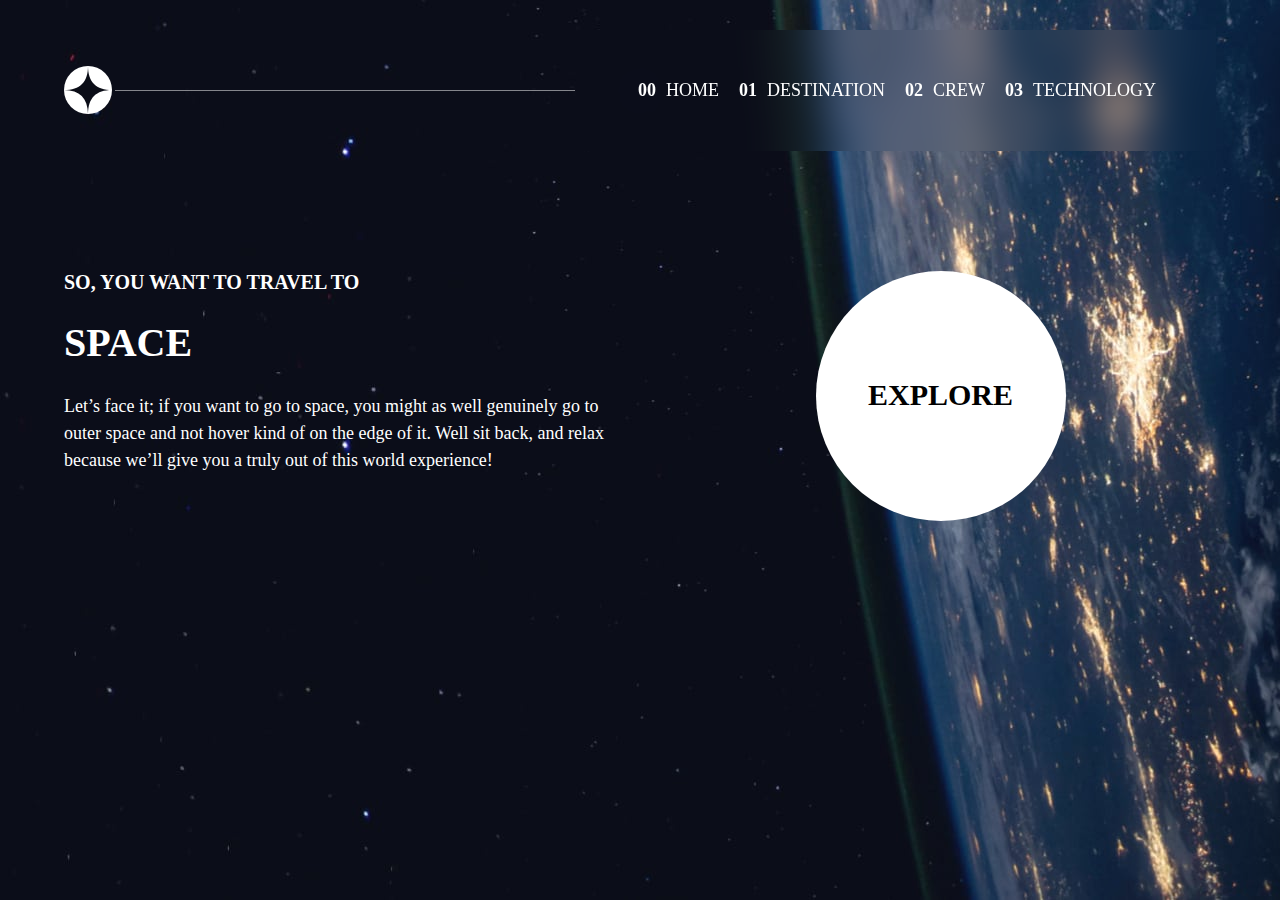
<file: index.html>
<!DOCTYPE html>
<html lang="en">
  <head>
    <meta charset="UTF-8" />
    <meta http-equiv="X-UA-Compatible" content="IE=edge" />
    <meta name="viewport" content="width=device-width, initial-scale=1.0" />
    <title>Home</title>
    <link rel="stylesheet" href="./styles/normalize.css" />
    <link rel="stylesheet" href="./styles/styles.css" />
    <script defer src="./main.js"></script>
  </head>
  <body class="home">
    <!-- NAVIGATION BAR -->
    <nav class="nav container">
      <img src="./images/shared/logo.svg" alt="" class="logo" />
      <img
        src="./images/shared/icon-hamburger.svg"
        alt=""
        class="nav_toggler"
      />
      <div class="line"></div>

      <ul class="nav_list">
        <li>
          <a href="./index.html"><span>00</span>home</a>
        </li>

        <li>
          <a href="./destination.html"><span>01</span>destination</a>
        </li>

        <li>
          <a href="./crew.html"><span>02</span>crew</a>
        </li>

        <li>
          <a href="./technology.html"><span>03</span>technology</a>
        </li>
      </ul>
    </nav>

    <!-- NAV MODAL -->
    <div class="modal">
      <img class="close-modal" src="./images/shared/icon-close.svg" alt="" />

      <ul class="modal_list">
        <li>
          <a href="./index.html"><span>00</span>home</a>
        </li>

        <li>
          <a href="./destination.html"><span>01</span>destination</a>
        </li>

        <li>
          <a href="./crew.html"><span>02</span>crew</a>
        </li>

        <li>
          <a href="./technology.html"><span>03</span>technology</a>
        </li>
      </ul>
    </div>

    <div class="home_content container">
      <div class="space">
        <h3>so, you want to travel to</h3>
        <h1>space</h1>
        <p>
          Let’s face it; if you want to go to space, you might as well genuinely
          go to outer space and not hover kind of on the edge of it. Well sit
          back, and relax because we’ll give you a truly out of this world
          experience!
        </p>
      </div>

      <div class="circle">
        <h2>explore</h2>
      </div>
    </div>
  </body>
</html>
</file>
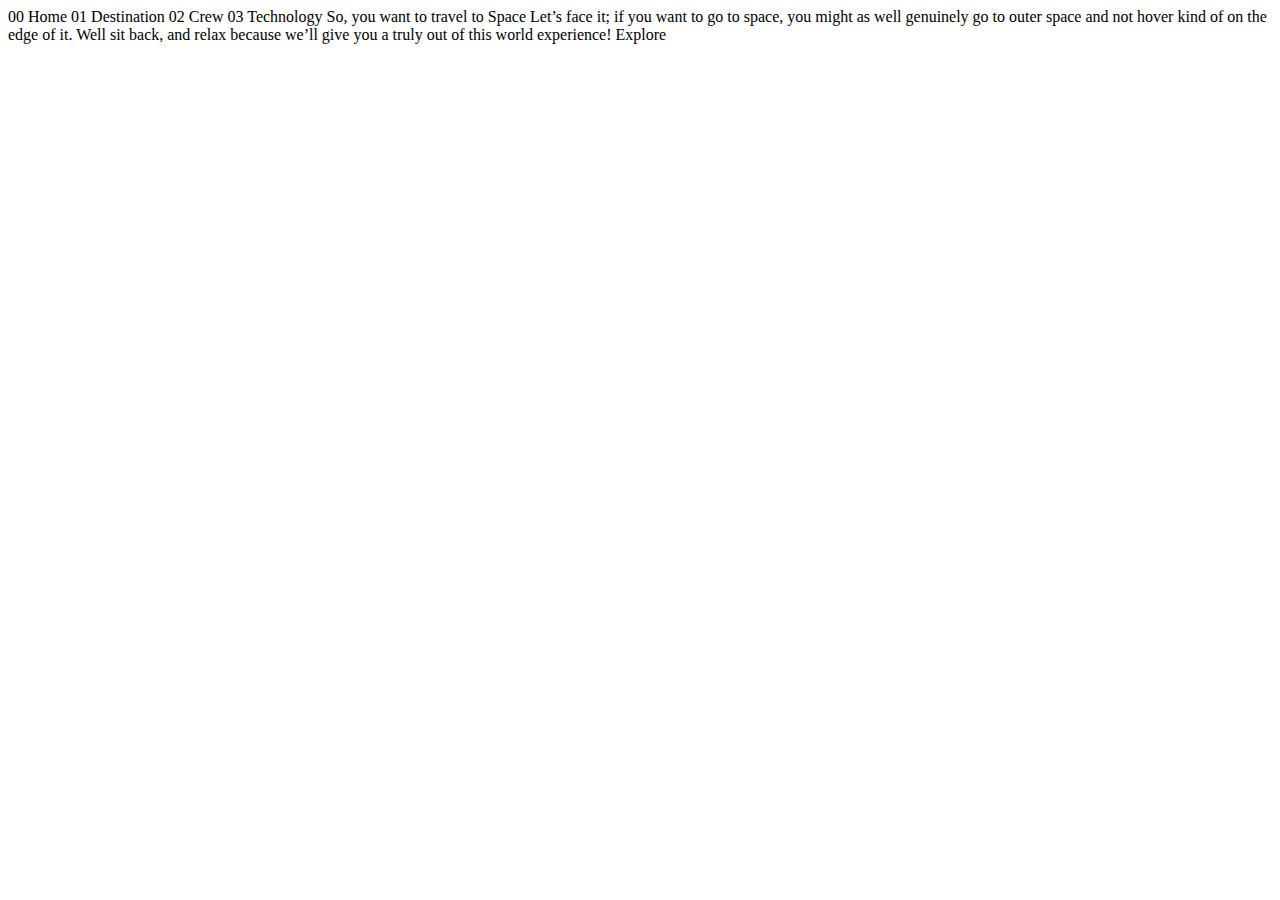
<file: space-tourism-website-main/starter-code/index.html>
<!DOCTYPE html>
<html lang="en">
<head>
  <meta charset="UTF-8">
  <meta name="viewport" content="width=device-width, initial-scale=1.0">

  <link rel="icon" type="image/png" sizes="32x32" href="./assets/favicon-32x32.png">
  
  <title>Frontend Mentor | Space tourism website</title>
</head>
<body>

  00 Home
  01 Destination
  02 Crew
  03 Technology

  So, you want to travel to
  Space
  Let’s face it; if you want to go to space, you might as well genuinely go to 
  outer space and not hover kind of on the edge of it. Well sit back, and relax 
  because we’ll give you a truly out of this world experience!

  Explore

</body>
</html>
</file>
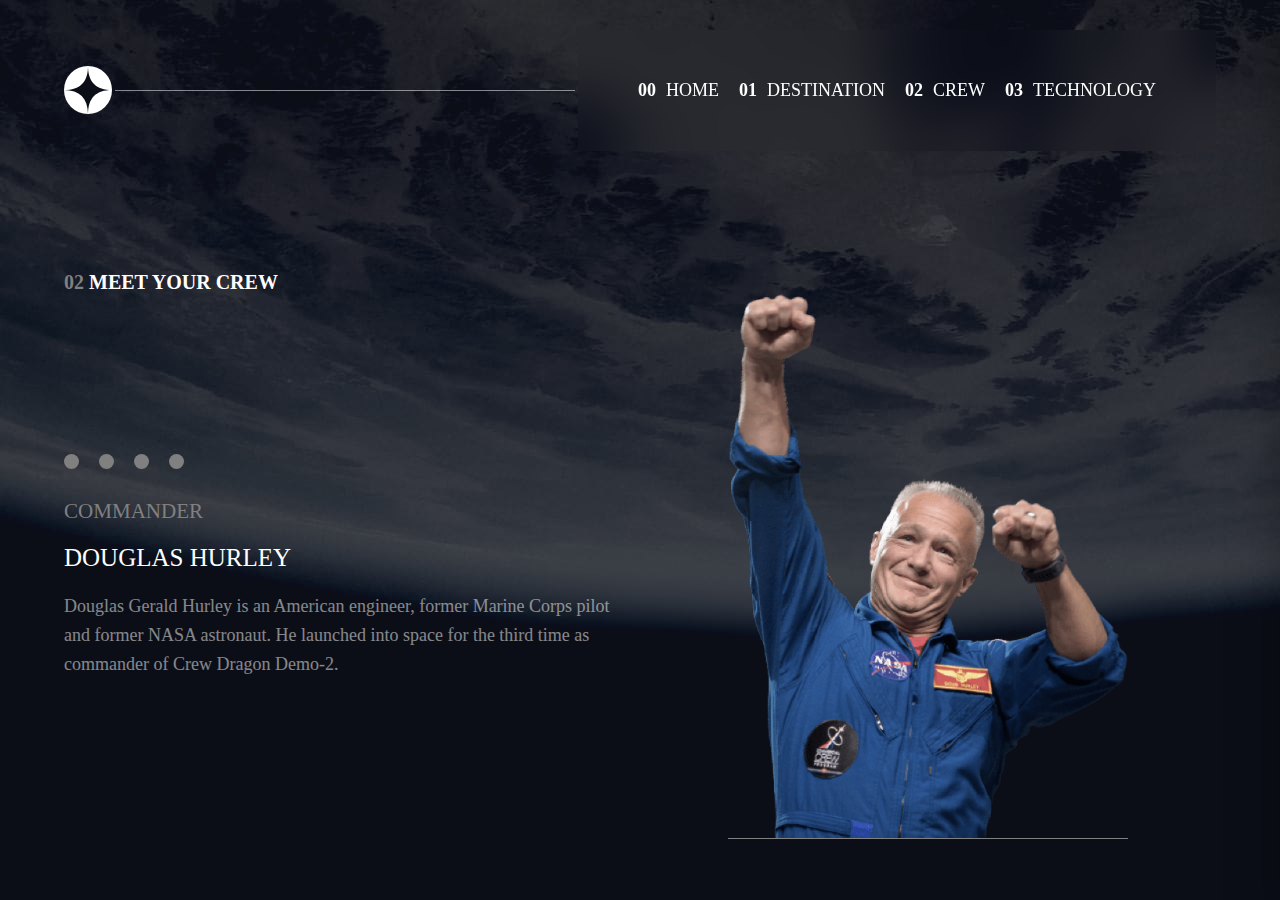
<file: crew.html>
<!DOCTYPE html>
<html lang="en">
  <head>
    <meta charset="UTF-8" />
    <meta http-equiv="X-UA-Compatible" content="IE=edge" />
    <meta name="viewport" content="width=device-width, initial-scale=1.0" />
    <title>Crew</title>
    <link rel="stylesheet" href="./styles/normalize.css" />
    <link rel="stylesheet" href="./styles/styles.css" />
    <script defer src="./main.js"></script>
  </head>
  <body class="crew">
    <!-- NAVIGATION BAR -->
    <nav class="nav container">
      <img src="./images/shared/logo.svg" alt="" class="logo" />
      <img
        src="./images/shared/icon-hamburger.svg"
        alt=""
        class="nav_toggler"
      />
      <div class="line"></div>

      <ul class="nav_list">
        <li>
          <a href="./index.html"><span>00</span>home</a>
        </li>

        <li>
          <a href="./destination.html"><span>01</span>destination</a>
        </li>

        <li>
          <a href="./crew.html"><span>02</span>crew</a>
        </li>

        <li>
          <a href="./technology.html"><span>03</span>technology</a>
        </li>
      </ul>
    </nav>

    <!-- NAV MODAL -->
    <div class="modal">
      <img class="close-modal" src="./images/shared/icon-close.svg" alt="" />

      <ul class="modal_list">
        <li>
          <a href="./index.html"><span>00</span>home</a>
        </li>

        <li>
          <a href="./destination.html"><span>01</span>destination</a>
        </li>

        <li>
          <a href="./crew.html"><span>02</span>crew</a>
        </li>

        <li>
          <a href="./technology.html"><span>03</span>technology</a>
        </li>
      </ul>
    </div>

    <!-- CREW CONTENT -->
    <div class="crew_contents container">
      <h3 class="crew_heading"><span>02 </span>meet your crew</h3>

      <div class="crew_grid">
        <img
          class="crew_img"
          src="./images/crew/image-douglas-hurley.png"
          alt=""
        />

        <div class="crew_content">
          <div class="dots">
            <div data-indicator="0" class="dot"></div>
            <div data-indicator="1" class="dot"></div>
            <div data-indicator="2" class="dot"></div>
            <div data-indicator="3" class="dot"></div>
          </div>

          <div>
            <h3 class="crew_role">commander</h3>
            <h2 class="crew_name">douglas hurley</h2>
            <p class="crew_text">
              Douglas Gerald Hurley is an American engineer, former Marine Corps
              pilot and former NASA astronaut. He launched into space for the
              third time as commander of Crew Dragon Demo-2.
            </p>
          </div>
        </div>
      </div>
    </div>
  </body>
</html>
</file>
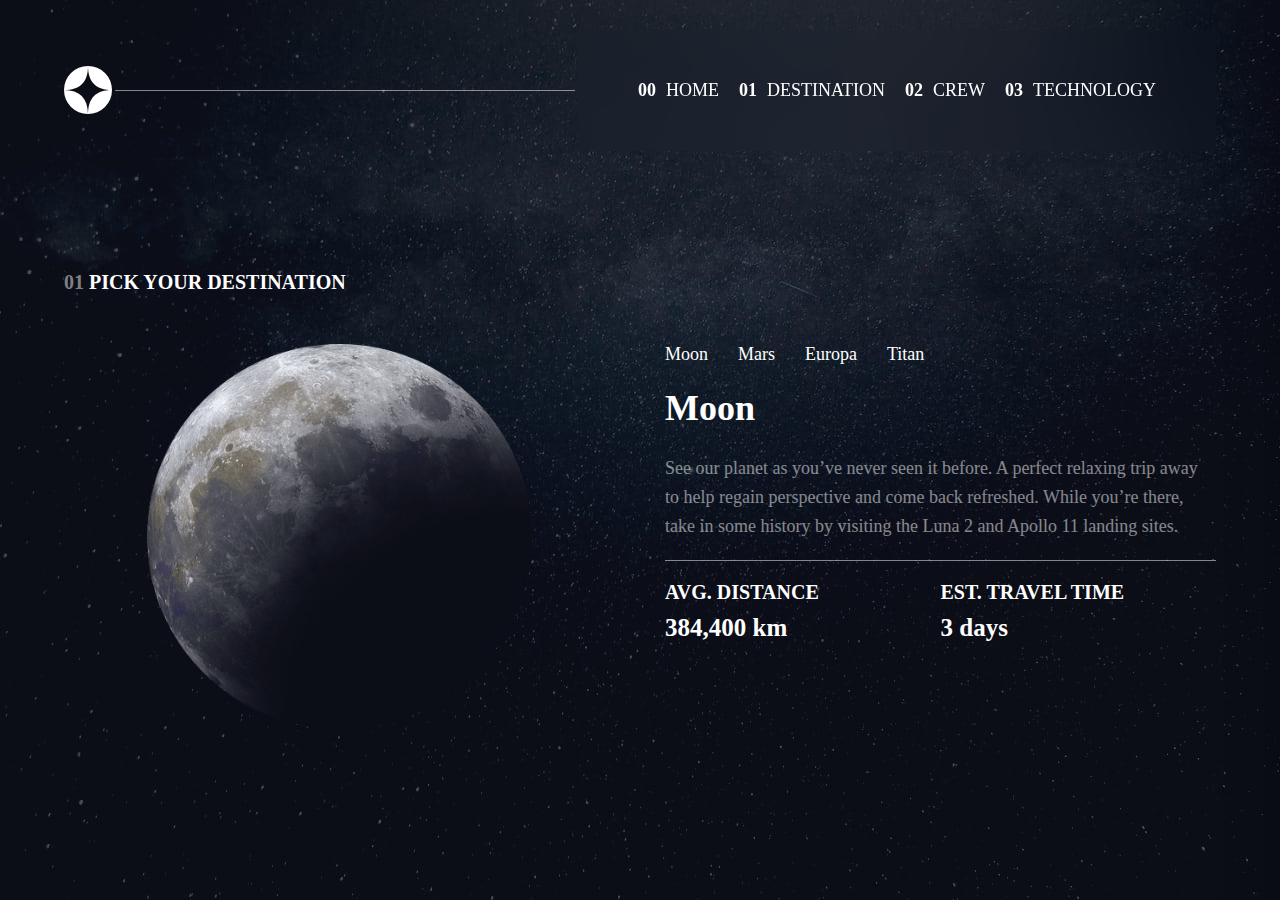
<file: destination.html>
<!DOCTYPE html>
<html lang="en">
  <head>
    <meta charset="UTF-8" />
    <meta http-equiv="X-UA-Compatible" content="IE=edge" />
    <meta name="viewport" content="width=device-width, initial-scale=1.0" />
    <title>Destination</title>
    <link rel="stylesheet" href="./styles/normalize.css" />
    <link rel="stylesheet" href="./styles/styles.css" />
    <script defer src="./main.js"></script>
  </head>
  <body class="destination">
    <!-- NAVIGATION BAR -->
    <nav class="nav container">
      <img src="./images/shared/logo.svg" alt="" class="logo" />
      <img
        src="./images/shared/icon-hamburger.svg"
        alt=""
        class="nav_toggler"
      />
      <div class="line"></div>
      <ul class="nav_list">
        <li>
          <a href="./index.html" class="link"><span>00</span>home</a>
        </li>

        <li>
          <a href="./destination.html" class="link"
            ><span>01</span>destination</a
          >
        </li>

        <li>
          <a href="./crew.html" class="link"><span>02</span>crew</a>
        </li>

        <li>
          <a href="./technology.html" class="link"><span>03</span>technology</a>
        </li>
      </ul>
    </nav>

    <!-- NAV MODAL -->
    <div class="modal">
      <img class="close-modal" src="./images/shared/icon-close.svg" alt="" />

      <ul class="modal_list">
        <li>
          <a href="./index.html"><span>00</span>home</a>
        </li>

        <li>
          <a href="./destination.html"><span>01</span>destination</a>
        </li>

        <li>
          <a href="./crew.html"><span>02</span>crew</a>
        </li>

        <li>
          <a href="./technology.html"><span>03</span>technology</a>
        </li>
      </ul>
    </div>

    <!-- DESTINATION CONTENT -->
    <div class="dest_content container">
      <h3><span>01 </span>pick your destination</h3>

      <div class="dest_grid">
        <img
          src="./images/destination/image-moon.png"
          alt=""
          class="planet_img"
        />

        <div class="planet_info">
          <ul class="dest_list">
            <li>Moon</li>
            <li>Mars</li>
            <li>Europa</li>
            <li>Titan</li>
          </ul>

          <h1 class="planet_name">Moon</h1>

          <p class="planet_text">
            See our planet as you’ve never seen it before. A perfect relaxing
            trip away to help regain perspective and come back refreshed. While
            you’re there, take in some history by visiting the Luna 2 and Apollo
            11 landing sites.
          </p>

          <div class="dest_div">
            <span class="dest_span">
              <h3>avg. distance</h3>
              <h2 class="avg_distance">384,400 km</h2>
            </span>

            <span class="dest_span">
              <h3>est. travel time</h3>
              <h2 class="est_time">3 days</h2>
            </span>
          </div>
        </div>
      </div>
    </div>
  </body>
</html>
</file>
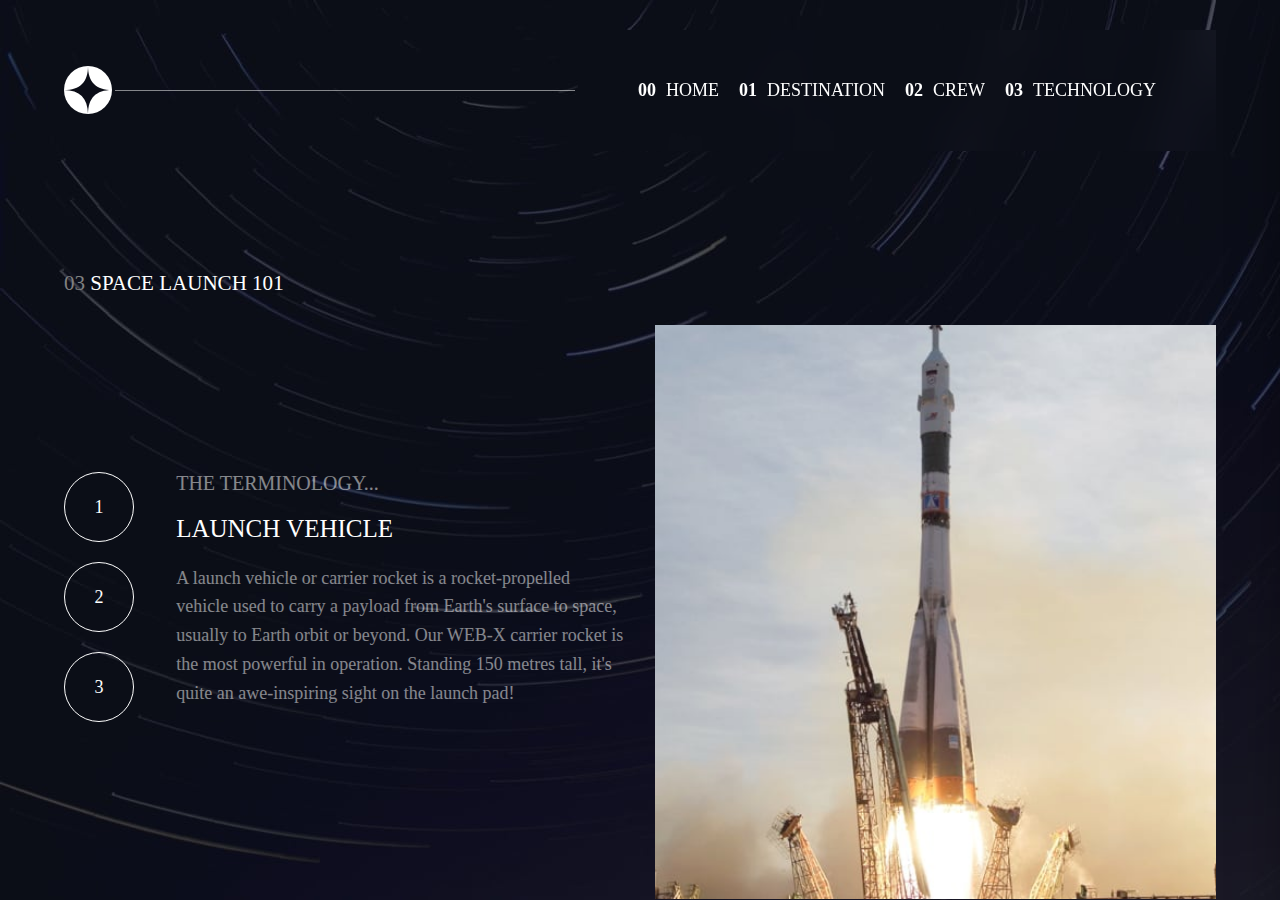
<file: technology.html>
<!DOCTYPE html>
<html lang="en">
  <head>
    <meta charset="UTF-8" />
    <meta http-equiv="X-UA-Compatible" content="IE=edge" />
    <meta name="viewport" content="width=device-width, initial-scale=1.0" />
    <title>Technology</title>
    <link rel="stylesheet" href="./styles/normalize.css" />
    <link rel="stylesheet" href="./styles/styles.css" />
    <script defer src="./main.js"></script>
  </head>
  <body class="tech">
    <!-- NAVIGATION BAR -->
    <nav class="nav container">
      <img src="./images/shared/logo.svg" alt="" class="logo" />
      <img
        src="./images/shared/icon-hamburger.svg"
        alt=""
        class="nav_toggler"
      />
      <div class="line"></div>

      <ul class="nav_list">
        <li>
          <a href="./index.html"><span>00</span>home</a>
        </li>

        <li>
          <a href="./destination.html"><span>01</span>destination</a>
        </li>

        <li>
          <a href="./crew.html"><span>02</span>crew</a>
        </li>

        <li>
          <a href="./technology.html"><span>03</span>technology</a>
        </li>
      </ul>
    </nav>

    <!-- NAV MODAL -->
    <div class="modal">
      <img class="close-modal" src="./images/shared/icon-close.svg" alt="" />

      <ul class="modal_list">
        <li>
          <a href="./index.html"><span>00</span>home</a>
        </li>

        <li>
          <a href="./destination.html"><span>01</span>destination</a>
        </li>

        <li>
          <a href="./crew.html"><span>02</span>crew</a>
        </li>

        <li>
          <a href="./technology.html"><span>03</span>technology</a>
        </li>
      </ul>
    </div>

    <!-- TECNOLOGY CONTENT -->
    <div class="tech_contents container">
      <h3 class="tech_heading"><span>03 </span>space launch 101</h3>

      <div class="tech_grid">
        <img
          src="./images/technology/image-launch-vehicle-landscape.jpg"
          alt=""
          class="tech_img"
        />

        <img
          src="./images/technology/image-launch-vehicle-portrait.jpg"
          alt=""
          class="tech_img-portrait"
        />

        <div class="tech_content">
          <div class="tech_dots">
            <span>1</span>
            <span>2</span>
            <span>3</span>
          </div>

          <div class="texts">
            <h3>the terminology...</h3>
            <h2 class="tech_name">launch vehicle</h2>
            <p class="tech_text">
              A launch vehicle or carrier rocket is a rocket-propelled vehicle
              used to carry a payload from Earth's surface to space, usually to
              Earth orbit or beyond. Our WEB-X carrier rocket is the most
              powerful in operation. Standing 150 metres tall, it's quite an
              awe-inspiring sight on the launch pad!
            </p>
          </div>
        </div>
      </div>
    </div>
  </body>
</html>
</file>
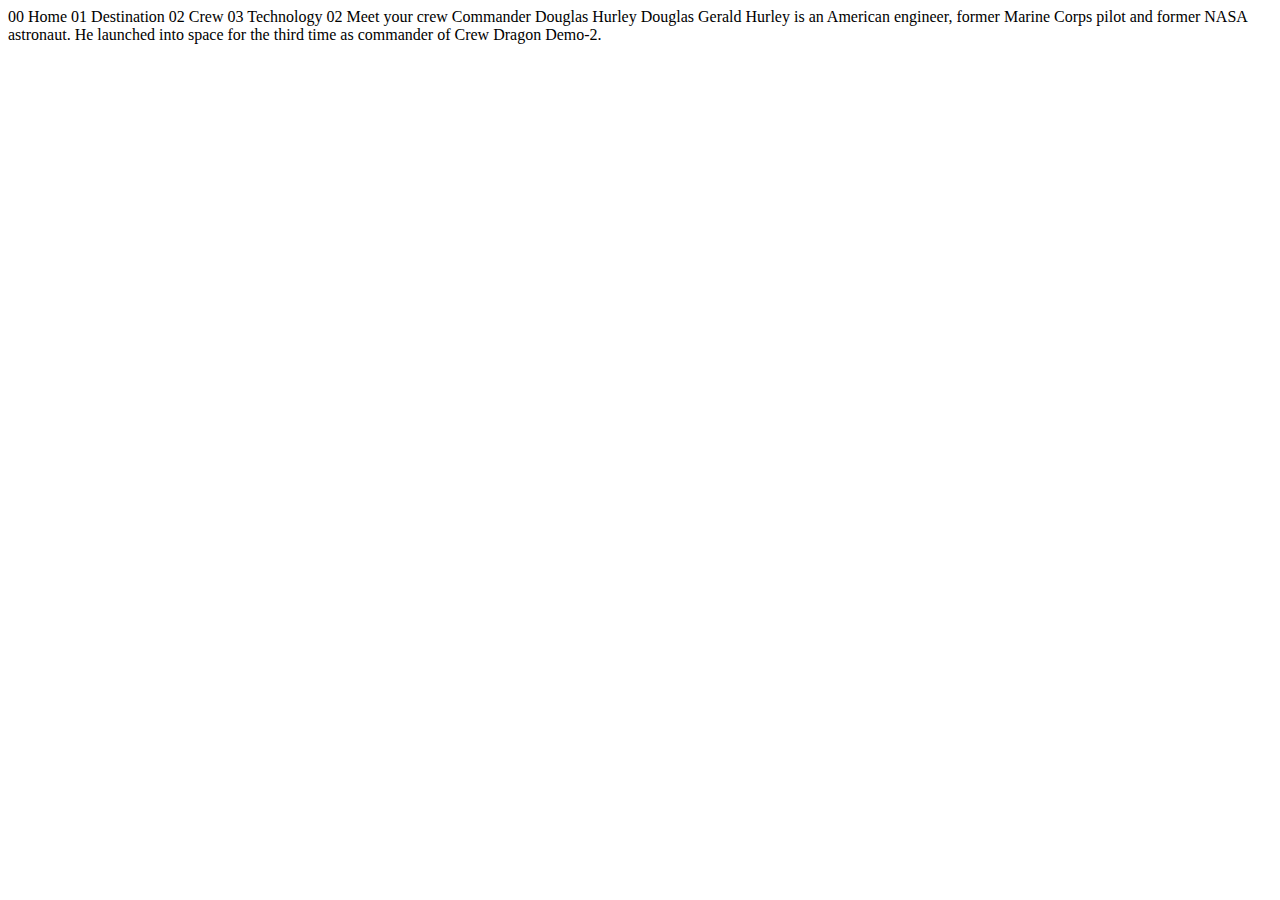
<file: space-tourism-website-main/starter-code/crew-commander.html>
<!DOCTYPE html>
<html lang="en">
<head>
  <meta charset="UTF-8">
  <meta name="viewport" content="width=device-width, initial-scale=1.0">

  <link rel="icon" type="image/png" sizes="32x32" href="./assets/favicon-32x32.png">
  
  <title>Frontend Mentor | Space tourism website</title>
</head>
<body>

  00 Home
  01 Destination
  02 Crew
  03 Technology

  02 Meet your crew

  Commander
  Douglas Hurley

  Douglas Gerald Hurley is an American engineer, former Marine Corps pilot 
  and former NASA astronaut. He launched into space for the third time as 
  commander of Crew Dragon Demo-2.
</body>
</html>
</file>
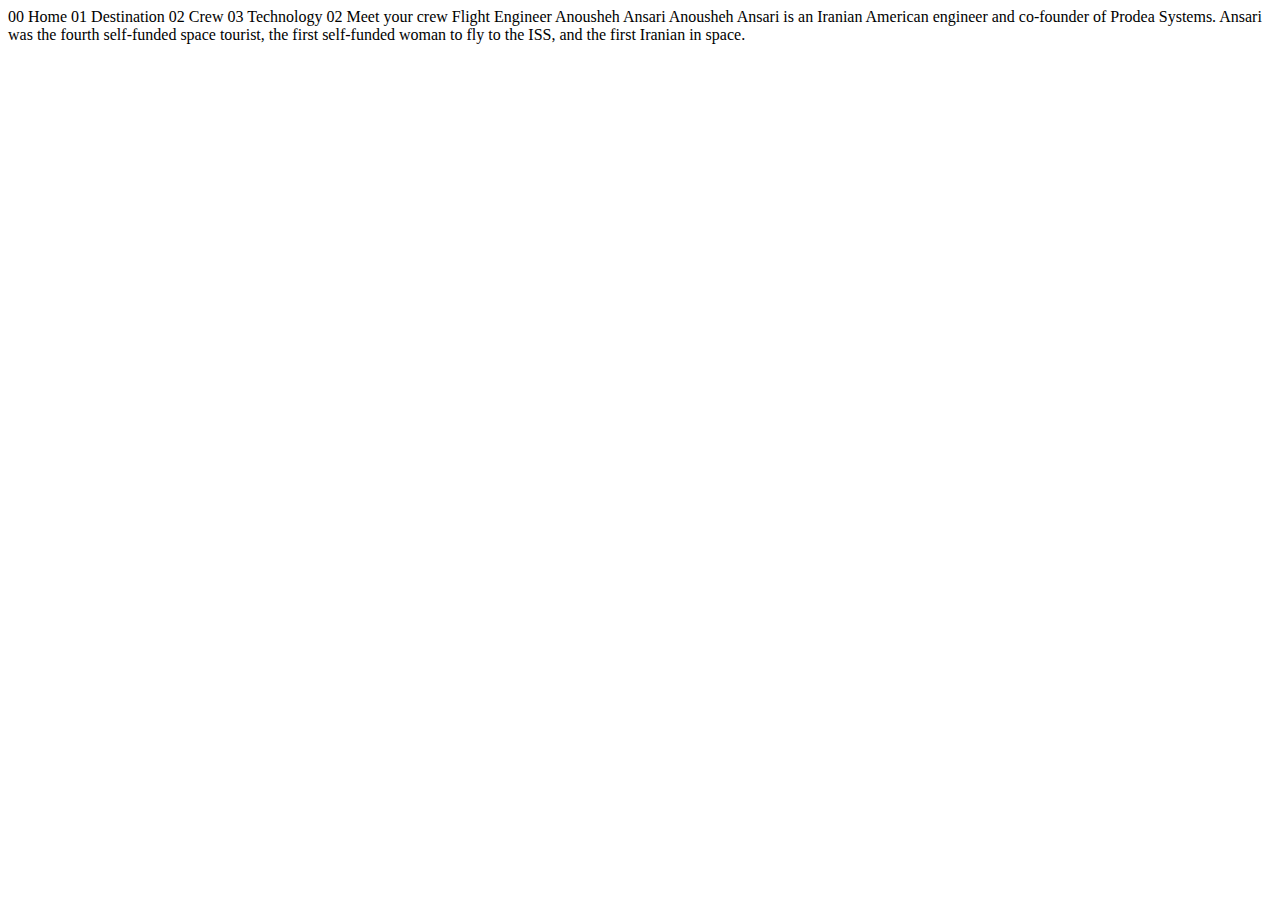
<file: space-tourism-website-main/starter-code/crew-engineer.html>
<!DOCTYPE html>
<html lang="en">
<head>
  <meta charset="UTF-8">
  <meta name="viewport" content="width=device-width, initial-scale=1.0">

  <link rel="icon" type="image/png" sizes="32x32" href="./assets/favicon-32x32.png">
  
  <title>Frontend Mentor | Space tourism website</title>
</head>
<body>

  00 Home
  01 Destination
  02 Crew
  03 Technology

  02 Meet your crew

  Flight Engineer
  Anousheh Ansari

  Anousheh Ansari is an Iranian American engineer and co-founder of Prodea Systems. 
  Ansari was the fourth self-funded space tourist, the first self-funded woman to 
  fly to the ISS, and the first Iranian in space. 
</body>
</html>
</file>
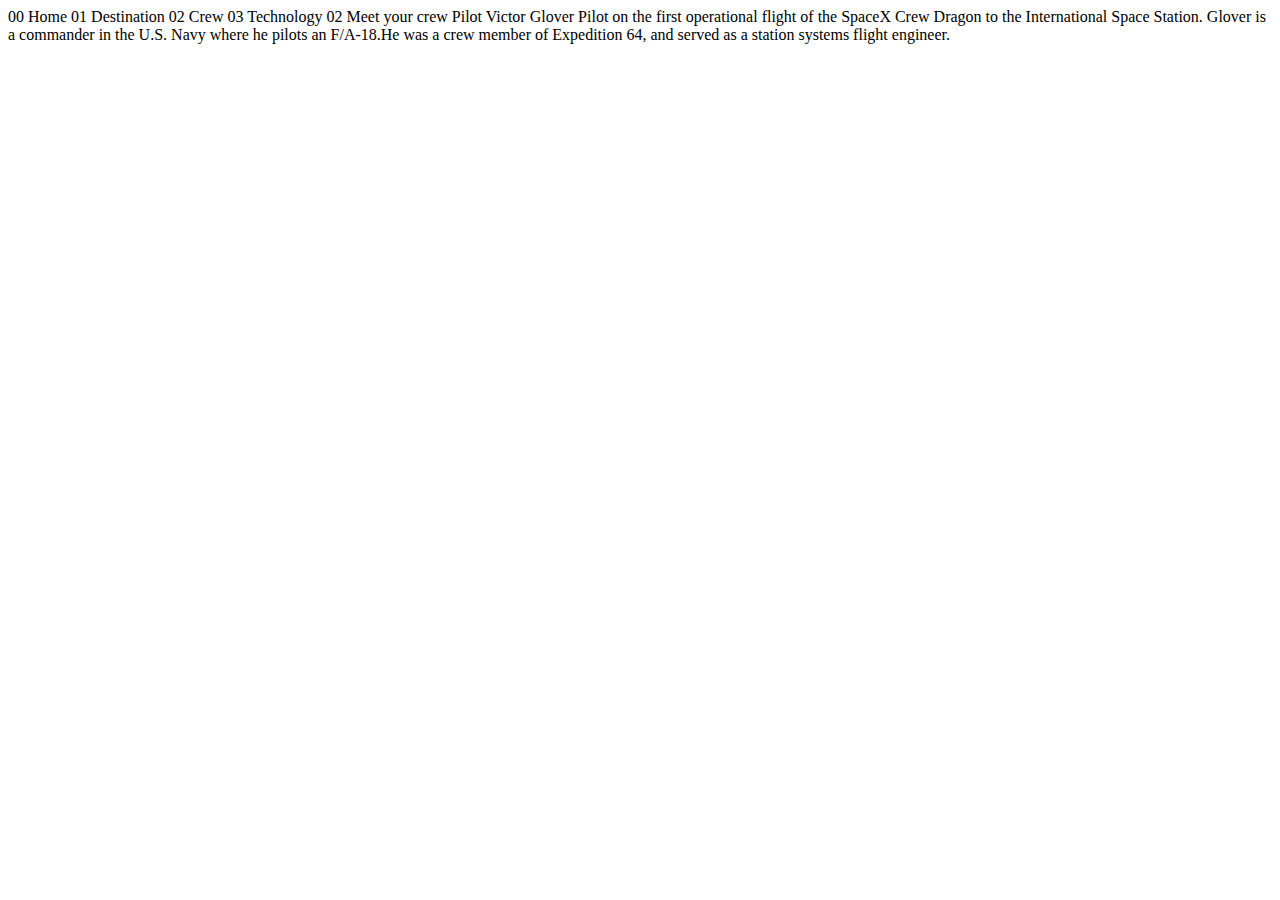
<file: space-tourism-website-main/starter-code/crew-pilot.html>
<!DOCTYPE html>
<html lang="en">
<head>
  <meta charset="UTF-8">
  <meta name="viewport" content="width=device-width, initial-scale=1.0">

  <link rel="icon" type="image/png" sizes="32x32" href="./assets/favicon-32x32.png">
  
  <title>Frontend Mentor | Space tourism website</title>
</head>
<body>

  00 Home
  01 Destination
  02 Crew
  03 Technology

  02 Meet your crew

  Pilot
  Victor Glover

  Pilot on the first operational flight of the SpaceX Crew Dragon to the 
  International Space Station. Glover is a commander in the U.S. Navy where 
  he pilots an F/A-18.He was a crew member of Expedition 64, and served as a 
  station systems flight engineer. 
</body>
</html>
</file>
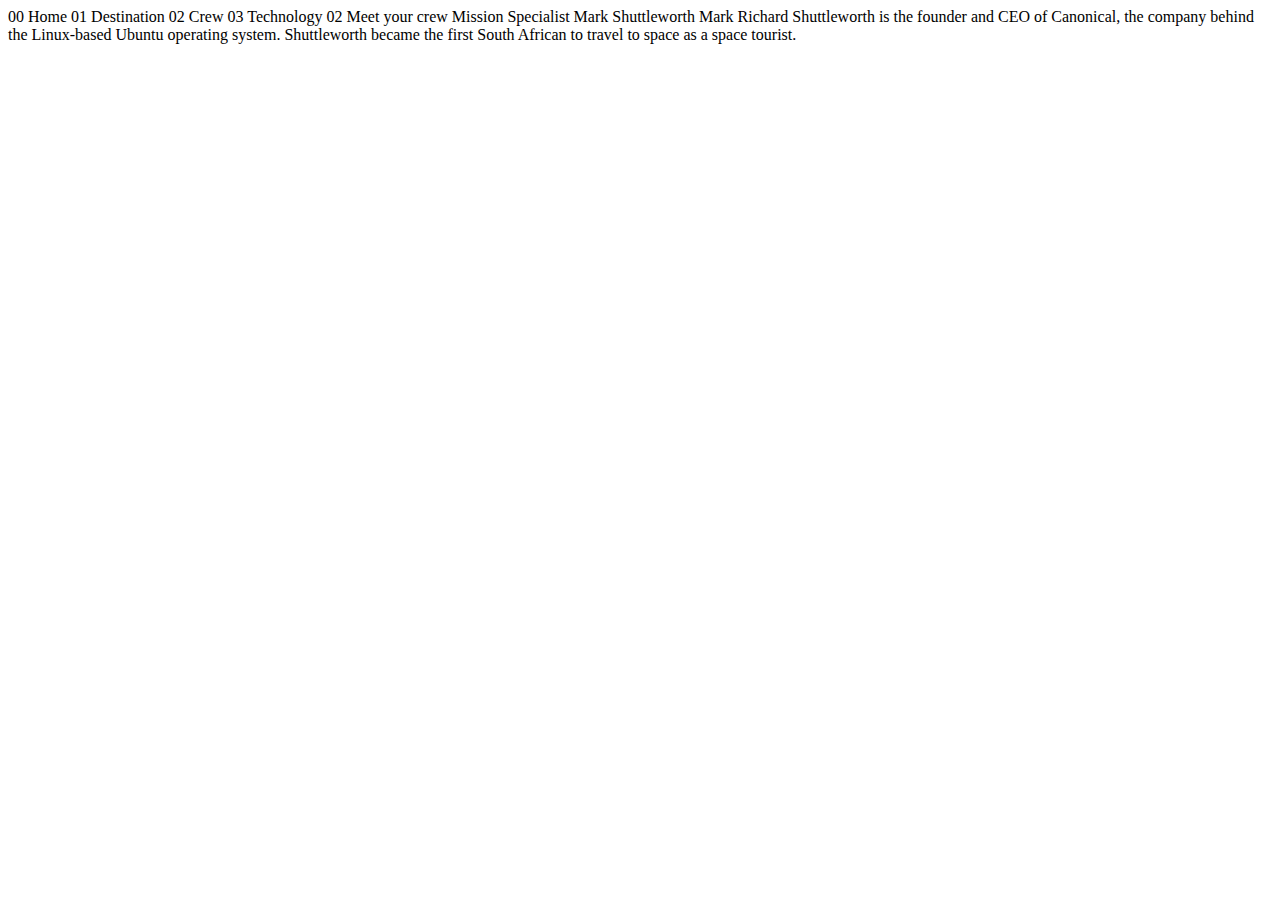
<file: space-tourism-website-main/starter-code/crew-specialist.html>
<!DOCTYPE html>
<html lang="en">
<head>
  <meta charset="UTF-8">
  <meta name="viewport" content="width=device-width, initial-scale=1.0">

  <link rel="icon" type="image/png" sizes="32x32" href="./assets/favicon-32x32.png">
  
  <title>Frontend Mentor | Space tourism website</title>
</head>
<body>

  00 Home
  01 Destination
  02 Crew
  03 Technology

  02 Meet your crew

  Mission Specialist
  Mark Shuttleworth

  Mark Richard Shuttleworth is the founder and CEO of Canonical, the company behind 
  the Linux-based Ubuntu operating system. Shuttleworth became the first South 
  African to travel to space as a space tourist.
</body>
</html>
</file>
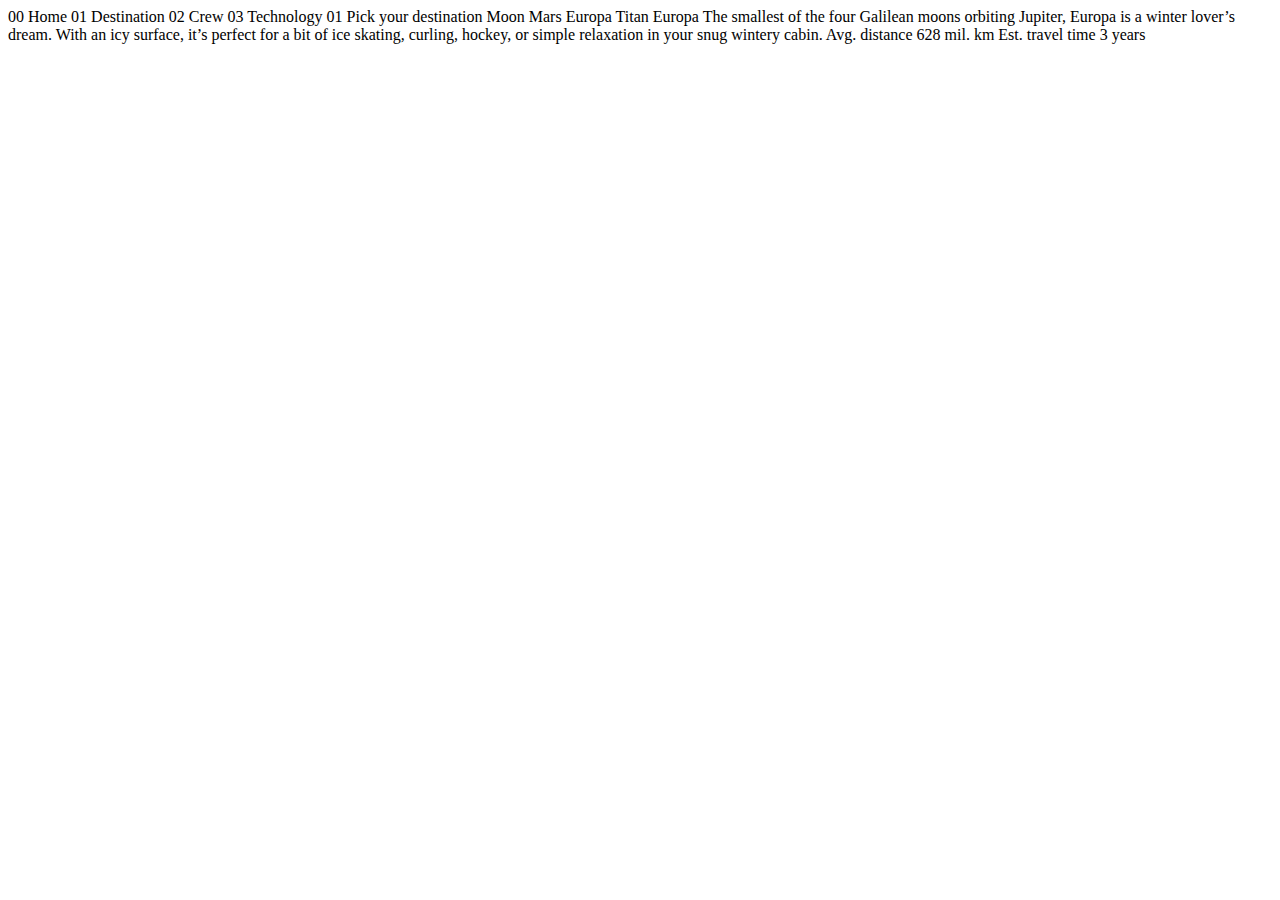
<file: space-tourism-website-main/starter-code/destination-europa.html>
<!DOCTYPE html>
<html lang="en">
<head>
  <meta charset="UTF-8">
  <meta name="viewport" content="width=device-width, initial-scale=1.0">

  <link rel="icon" type="image/png" sizes="32x32" href="./assets/favicon-32x32.png">
  
  <title>Frontend Mentor | Space tourism website</title>
</head>
<body>

  00 Home
  01 Destination
  02 Crew
  03 Technology

  01 Pick your destination

  Moon
  Mars
  Europa
  Titan

  Europa

  The smallest of the four Galilean moons orbiting Jupiter, Europa is a 
  winter lover’s dream. With an icy surface, it’s perfect for a bit of 
  ice skating, curling, hockey, or simple relaxation in your snug 
  wintery cabin.

  Avg. distance
  628 mil. km

  Est. travel time
  3 years
</body>
</html>
</file>
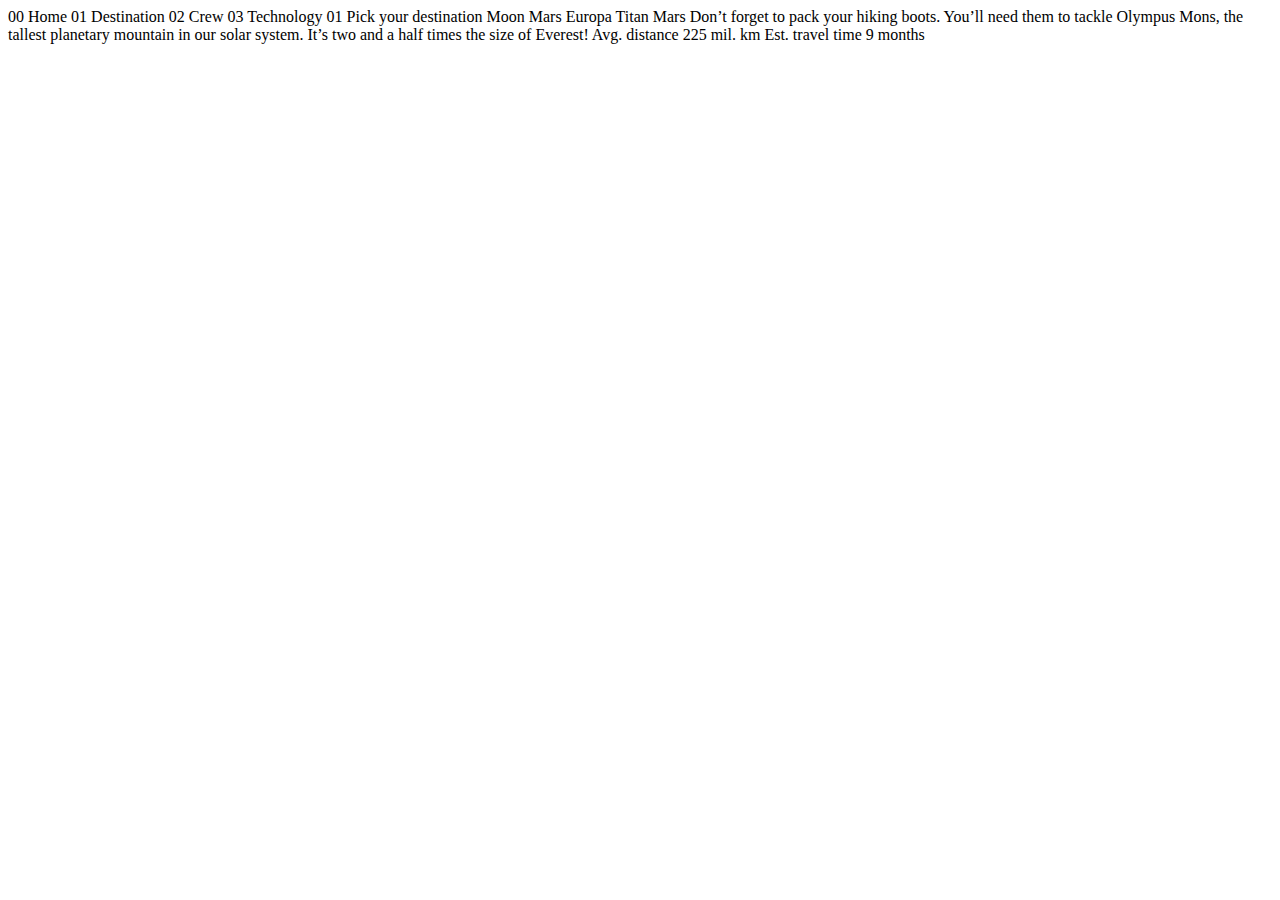
<file: space-tourism-website-main/starter-code/destination-mars.html>
<!DOCTYPE html>
<html lang="en">
<head>
  <meta charset="UTF-8">
  <meta name="viewport" content="width=device-width, initial-scale=1.0">

  <link rel="icon" type="image/png" sizes="32x32" href="./assets/favicon-32x32.png">
  
  <title>Frontend Mentor | Space tourism website</title>
</head>
<body>

  00 Home
  01 Destination
  02 Crew
  03 Technology

  01 Pick your destination

  Moon
  Mars
  Europa
  Titan

  Mars

  Don’t forget to pack your hiking boots. You’ll need them to tackle Olympus Mons, 
  the tallest planetary mountain in our solar system. It’s two and a half times 
  the size of Everest!

  Avg. distance
  225 mil. km

  Est. travel time
  9 months
</body>
</html>
</file>
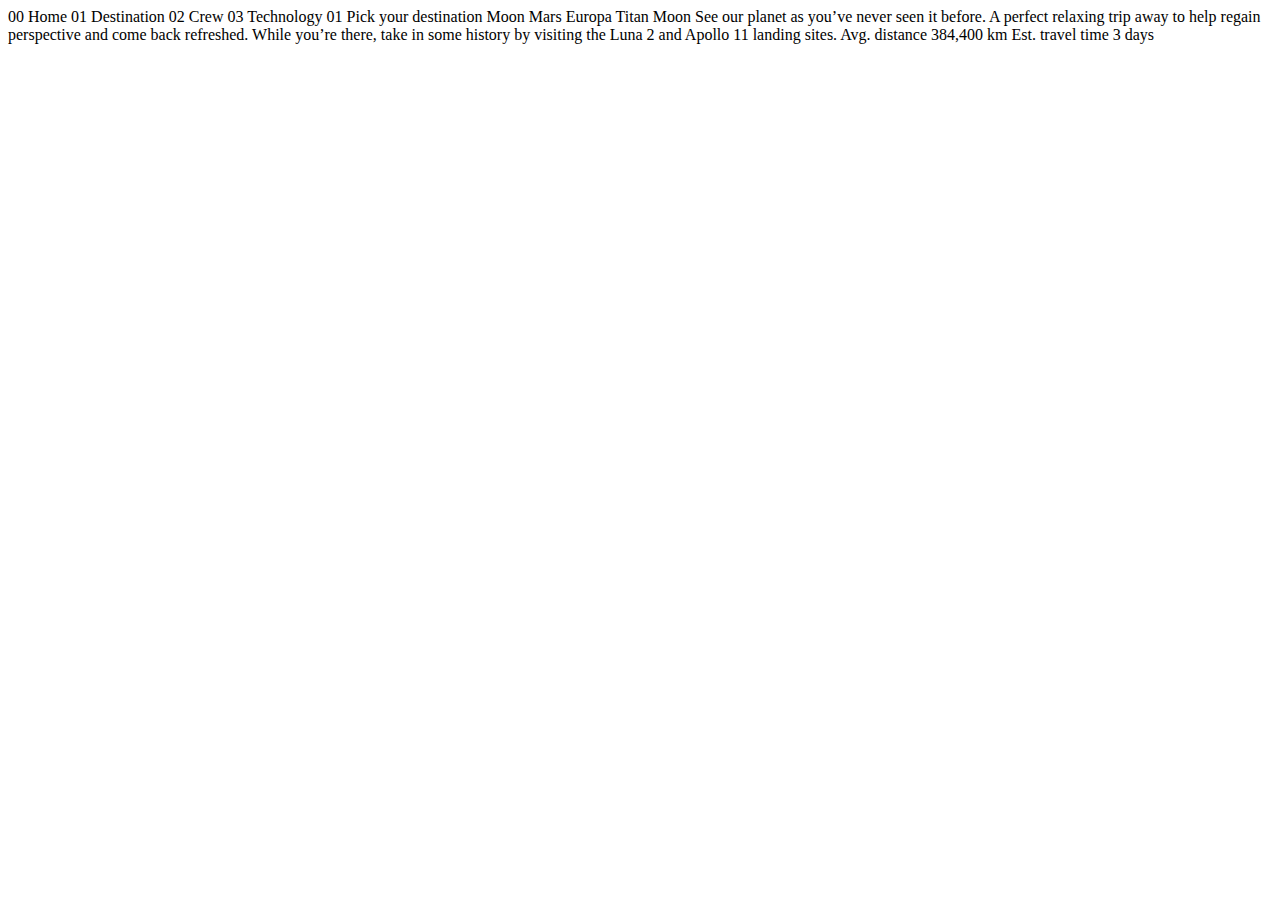
<file: space-tourism-website-main/starter-code/destination-moon.html>
<!DOCTYPE html>
<html lang="en">
<head>
  <meta charset="UTF-8">
  <meta name="viewport" content="width=device-width, initial-scale=1.0">

  <link rel="icon" type="image/png" sizes="32x32" href="./assets/favicon-32x32.png">
  
  <title>Frontend Mentor | Space tourism website</title>
</head>
<body>

  00 Home
  01 Destination
  02 Crew
  03 Technology

  01 Pick your destination

  Moon
  Mars
  Europa
  Titan

  Moon

  See our planet as you’ve never seen it before. A perfect relaxing trip away to help 
  regain perspective and come back refreshed. While you’re there, take in some history 
  by visiting the Luna 2 and Apollo 11 landing sites.

  Avg. distance
  384,400 km

  Est. travel time
  3 days
</body>
</html>
</file>
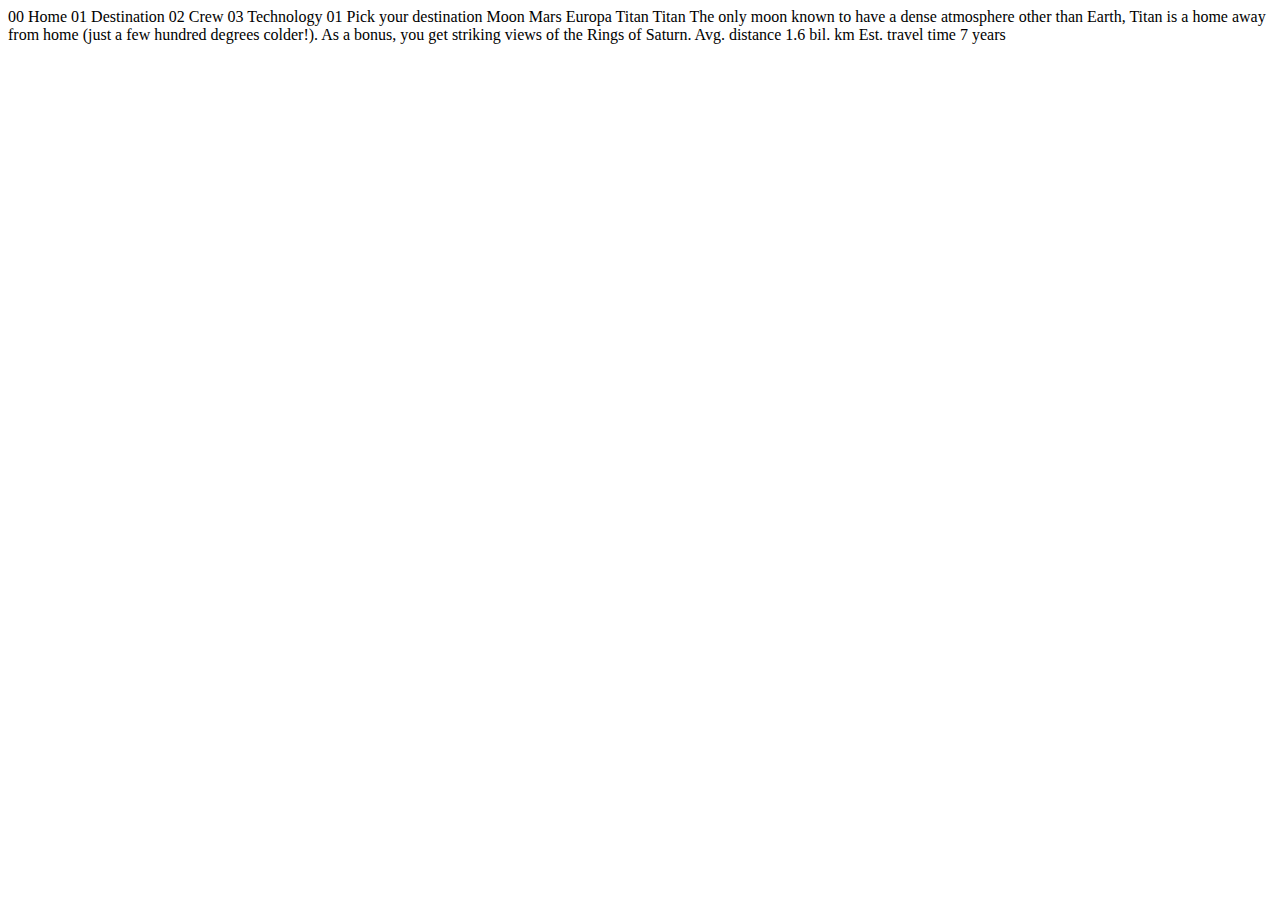
<file: space-tourism-website-main/starter-code/destination-titan.html>
<!DOCTYPE html>
<html lang="en">
<head>
  <meta charset="UTF-8">
  <meta name="viewport" content="width=device-width, initial-scale=1.0">

  <link rel="icon" type="image/png" sizes="32x32" href="./assets/favicon-32x32.png">
  
  <title>Frontend Mentor | Space tourism website</title>
</head>
<body>

  00 Home
  01 Destination
  02 Crew
  03 Technology

  01 Pick your destination

  Moon
  Mars
  Europa
  Titan

  Titan

  The only moon known to have a dense atmosphere other than Earth, Titan 
  is a home away from home (just a few hundred degrees colder!). As a 
  bonus, you get striking views of the Rings of Saturn.

  Avg. distance
  1.6 bil. km

  Est. travel time
  7 years
</body>
</html>
</file>
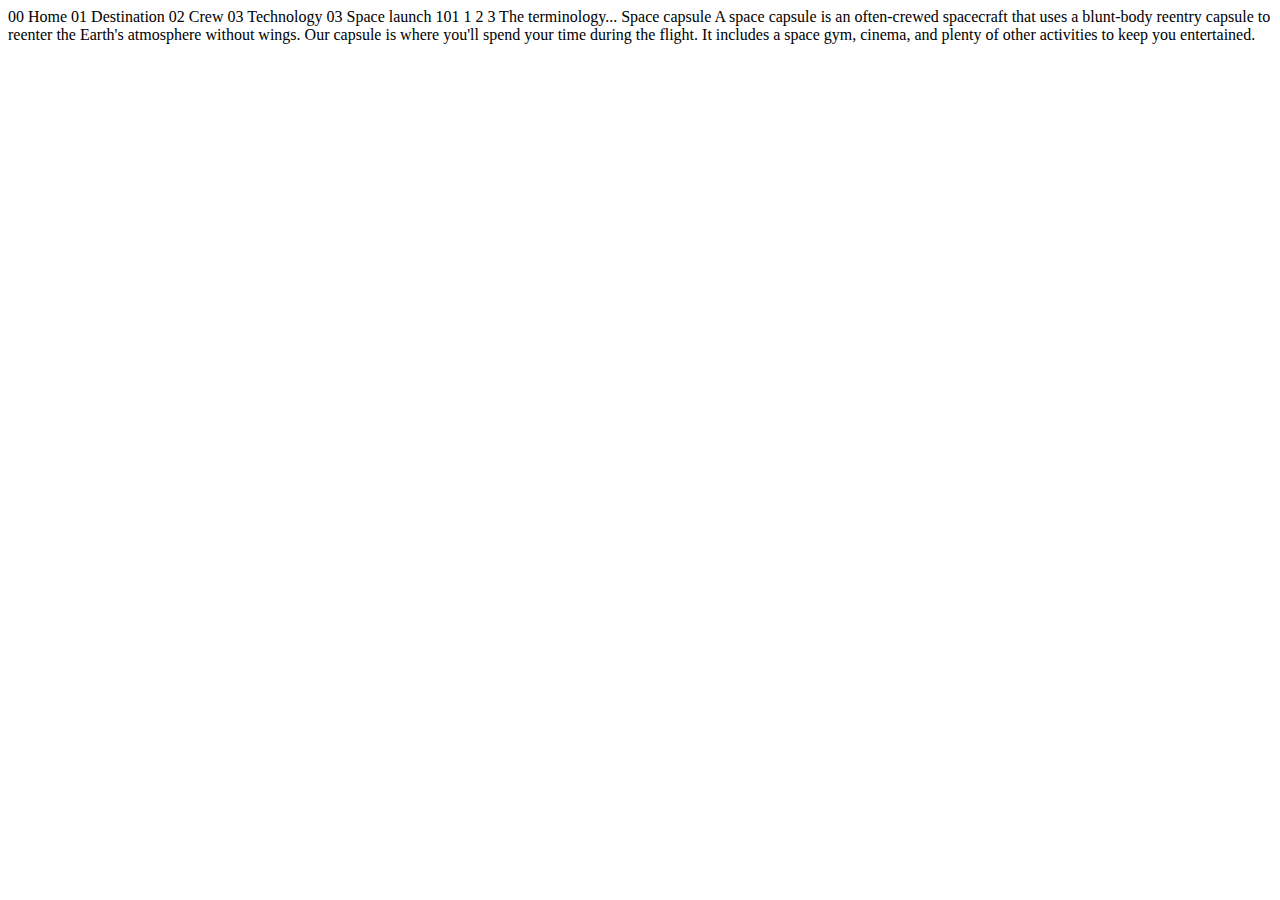
<file: space-tourism-website-main/starter-code/technology-capsule.html>
<!DOCTYPE html>
<html lang="en">
<head>
  <meta charset="UTF-8">
  <meta name="viewport" content="width=device-width, initial-scale=1.0">

  <link rel="icon" type="image/png" sizes="32x32" href="./assets/favicon-32x32.png">
  
  <title>Frontend Mentor | Space tourism website</title>
</head>
<body>

  00 Home
  01 Destination
  02 Crew
  03 Technology

  03 Space launch 101

  1
  2
  3

  The terminology...
  Space capsule

  A space capsule is an often-crewed spacecraft that uses a blunt-body reentry 
  capsule to reenter the Earth's atmosphere without wings. Our capsule is where 
  you'll spend your time during the flight. It includes a space gym, cinema, 
  and plenty of other activities to keep you entertained.
</body>
</html>
</file>
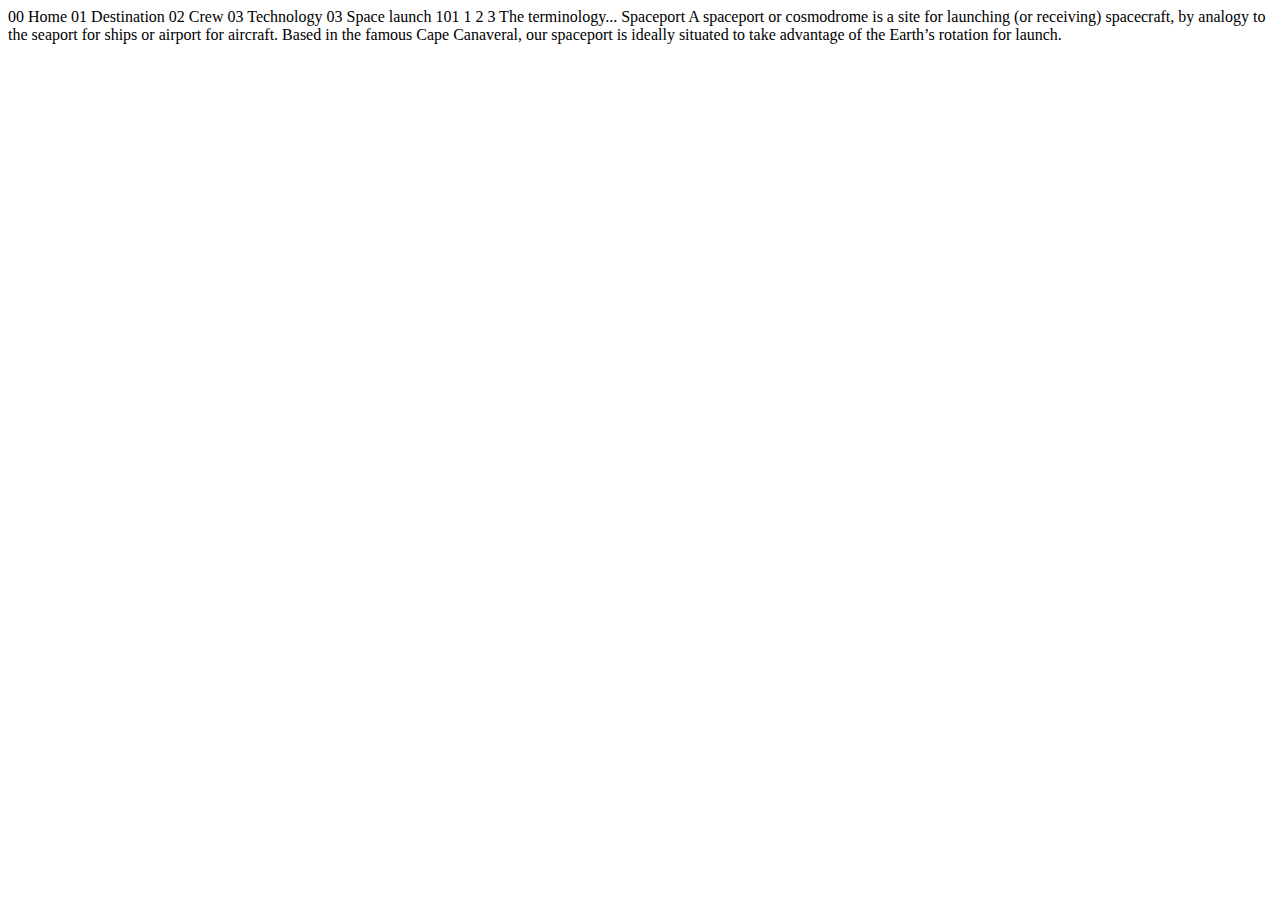
<file: space-tourism-website-main/starter-code/technology-spaceport.html>
<!DOCTYPE html>
<html lang="en">
<head>
  <meta charset="UTF-8">
  <meta name="viewport" content="width=device-width, initial-scale=1.0">

  <link rel="icon" type="image/png" sizes="32x32" href="./assets/favicon-32x32.png">
  
  <title>Frontend Mentor | Space tourism website</title>
</head>
<body>

  00 Home
  01 Destination
  02 Crew
  03 Technology

  03 Space launch 101

  1
  2
  3

  The terminology...
  Spaceport

  A spaceport or cosmodrome is a site for launching (or receiving) spacecraft, 
  by analogy to the seaport for ships or airport for aircraft. Based in the 
  famous Cape Canaveral, our spaceport is ideally situated to take advantage 
  of the Earth’s rotation for launch.
</body>
</html>
</file>
<file: styles/styles.css>
*,
*::before,
*::after {
  box-sizing: border-box;
  margin: 0;
  padding: 0;
}

html {
  font-size: 62.5%;
}

:root {
  --color-background: hsl(0, 0%, 98%);
}

body {
  font-family: Cambria, Cochin, Georgia, Times, "Times New Roman", serif;
  font-size: 1.8rem;
  overflow-x: hidden;
}

.container {
  width: 90%;
  margin: 0 auto;
}

/* NAVIGATION BAR */
.nav {
  display: flex;
  align-items: center;
  justify-content: space-between;
  padding: 3rem 0 5rem 0;
}

.line {
  display: none;
  background: #fff;
  width: 40%;
  height: 0.1px;
  opacity: 0.5;
}

.nav_list {
  display: none;
  padding: 5rem 6rem;
  list-style: none;
  gap: 2rem;
  backdrop-filter: blur(20px);
}

.nav_list a {
  text-decoration: none;
  text-transform: uppercase;
  color: #fff;
  font-size: 1.8rem;
  font-weight: 400;
  cursor: pointer;
}

.nav_list a:hover {
  color: red;
}

.nav_list a span {
  margin-right: 1rem;
  font-weight: 700;
}

@media screen and (min-width: 1024px) {
  .nav_toggler {
    display: none;
  }

  .line {
    display: block;
  }

  .nav_list {
    display: flex;
  }

  .nav {
    padding-bottom: 12rem;
  }
}

/* NAV MODAL */
.modal {
  position: absolute;
  top: 0;
  right: 0;
  width: 70%;
  height: 100vh;
  backdrop-filter: blur(50px);
  z-index: 10;
  box-shadow: 0 3rem 5rem rgba(0, 0, 0, 0.3);
  padding: 4rem 2.5rem;
  transform: translateX(100%);
  transition: all 0.5s;
}

.modal_list a {
  text-decoration: none;
  text-transform: uppercase;
  color: #fff;
  font-size: 1.8rem;
  font-weight: 400;
  cursor: pointer;
}

.modal_list a span {
  margin-right: 1rem;
  font-weight: 700;
}

.close-modal {
  margin-left: 90%;
}

.modal_list {
  margin-top: 10rem;
  list-style: none;
  display: grid;
  gap: 5rem;
}

/* HOME PAGE */
.home {
  background: url(../images/home/background-home-mobile.jpg);
  background-repeat: no-repeat;
  background-size: cover;
  min-height: 100vh;
  background-position: bottom, center;
}

.space {
  text-align: center;
  color: #fff;
}

.space h3 {
  text-transform: uppercase;
  font-size: 2rem;
}

.space h1 {
  text-transform: uppercase;
  font-size: 4rem;
}

.space p {
  line-height: 1.5;
}

.circle {
  width: 60%;
  height: 270px;
  background: #fff;
  border-radius: 100%;
  display: inline-flex;
  align-items: center;
  justify-content: center;
}

.circle h2 {
  text-transform: uppercase;
  font-size: 3rem;
}

.home_content {
  display: grid;
  justify-items: center;
  gap: 5rem;
}

@media screen and (min-width: 768px) {
  .home {
    background: url(../images/home/background-home-tablet.jpg);
    background-repeat: no-repeat;
    background-size: cover;
    background-position: bottom, center;
  }
}

@media screen and (min-width: 1024px) {
  .home {
    background: url(../images/home/background-home-desktop.jpg);
    background-repeat: no-repeat;
    background-size: cover;
  }

  .home_content {
    grid-template-columns: repeat(2, 1fr);
  }

  .space {
    text-align: left;
  }

  .circle {
    width: 250px;
    height: 250px;
  }
}

/* DESTINATION PAGE */
.destination {
  background: url(../images/destination/background-destination-mobile.jpg);
  background-repeat: no-repeat;
  background-size: cover;
  min-height: 100vh;
}

.dest_content h3 {
  font-size: 2rem;
  text-align: center;
  text-transform: uppercase;
  color: #fff;
  margin-bottom: 3rem;
}

.dest_content h3 span {
  color: gray;
}

.planet_img {
  width: 70%;
}

.planet_info {
  text-align: center;
  color: #fff;
}

.dest_list {
  list-style: none;
  display: flex;
  justify-content: center;
  cursor: pointer;
  gap: 3rem;
}

.dest_list li {
  color: #fff;
}

.dest_list li:hover {
  border-bottom: 1px solid #fff;
}

.planet_text {
  line-height: 1.6;
  opacity: 0.5;
  padding-bottom: 2rem;
  border-bottom: 0.1px solid #fff;
  margin-bottom: 2rem;
}

.dest_span {
  margin-bottom: 2rem;
  display: grid;
}

.dest_span h3 {
  font-size: 2rem;
  margin-bottom: 1rem;
}

.dest_span h2 {
  font-size: 2.5rem;
}

.dest_grid {
  display: grid;
  justify-items: center;
  gap: 5rem;
}

@media screen and (min-width: 768px) {
  .destination {
    background: url(../images/destination/background-destination-tablet.jpg);
    background-repeat: no-repeat;
    background-size: cover;
  }
}

@media screen and (min-width: 1024px) {
  .destination {
    background: url(../images/destination/background-destination-desktop.jpg);
    background-repeat: no-repeat;
    background-size: cover;
  }

  .dest_div {
    display: grid;
    grid-template-columns: repeat(2, 1fr);
  }

  .dest_content h3 {
    text-align: left;
    margin-bottom: 5rem;
  }

  .planet_info {
    text-align: left;
  }

  .dest_list {
    justify-content: start;
  }

  .dest_grid {
    grid-template-columns: repeat(2, 1fr);
  }

  .dest_span h3 {
    margin-bottom: 1rem;
  }
}

/* CREW PAGE */
.crew {
  background: url(../images/crew/background-crew-mobile.jpg);
  background-repeat: no-repeat;
  background-size: cover;
  min-height: 100vh;
}

.crew_content {
  text-align: center;
}

.crew_heading {
  text-transform: uppercase;
  font-size: 2rem;
  color: #fff;
  text-align: center;
}

.crew_heading span {
  color: gray;
}

.crew_img {
  width: 100%;
  border-bottom: 0.1px solid grey;
}

.dot {
  width: 15px;
  height: 15px;
  border-radius: 100%;
  background: grey;
}

.dot:hover {
  background: #fff;
}

.dot:active {
  background: #fff;
}

.dots {
  display: flex;
  gap: 2rem;
  justify-content: center;
  margin-bottom: 3rem;
}

.crew_content h3 {
  text-transform: uppercase;
  color: grey;
  font-weight: 100;
  margin-bottom: 2rem;
}

.crew_name {
  color: #fff;
  font-weight: 100;
  text-transform: uppercase;
  font-size: 2.5rem;
  margin-bottom: 2rem;
}

.crew_text {
  color: #fff;
  line-height: 1.6;
  opacity: 0.5;
}

@media screen and (min-width: 768px) {
  .crew {
    background: url(../images/crew/background-crew-tablet.jpg);
    background-repeat: no-repeat;
    background-size: cover;
  }
}

@media screen and (min-width: 1024px) {
  .crew {
    background: url(../images/crew/background-crew-desktop.jpg);
    background-repeat: no-repeat;
    background-size: cover;
  }

  .crew_grid {
    display: grid;
    grid-template-columns: repeat(2, 1fr);
    justify-items: center;
  }

  .crew_img {
    order: 2;
    max-width: 400px;
  }

  .crew_content,
  .crew_heading {
    text-align: left;
  }

  .crew_content {
    align-self: center;
  }

  .dots {
    justify-content: start;
  }
}

/* TECHNOLOGY PAGE */
.tech {
  background: url(../images/technology/background-technology-mobile.jpg);
  background-repeat: no-repeat;
  background-size: cover;
  min-height: 100vh;
}

.tech_heading {
  color: #fff;
  text-align: center;
  text-transform: uppercase;
  margin-bottom: 3rem;
  font-weight: 100;
}

.tech_heading span {
  color: gray;
}

.tech_img {
  width: 100%;
}

.tech_img-portrait {
  display: none;
  width: 100%;
}

.tech_dots span {
  display: inline-flex;
  align-items: center;
  justify-content: center;
  width: 50px;
  height: 50px;
  border-radius: 100%;
  background: none;
  border: 1px solid #fff;
  color: #fff;
}

.tech_dots span:hover {
  background: #fff;
  color: black;
}

.tech_dots span:active {
  background: #fff;
  color: black;
}

.texts {
  color: #fff;
  text-align: center;
}

.texts h3 {
  font-size: 2rem;
  font-weight: 100;
  opacity: 0.5;
  text-transform: uppercase;
  margin-bottom: 2rem;
}

.tech_name {
  font-size: 2.5rem;
  font-weight: 100;
  text-transform: uppercase;
  margin-bottom: 2rem;
}

.tech_text {
  opacity: 0.5;
  line-height: 1.6;
}

.tech_dots {
  display: flex;
  gap: 2rem;
  justify-content: center;
  margin-bottom: 3rem;
}

.tech_grid {
  display: grid;
  gap: 3rem;
}

@media screen and (min-width: 768px) {
  .tech {
    background: url(../images/technology/background-technology-tablet.jpg);
    background-repeat: no-repeat;
    background-size: cover;
  }
}

@media screen and (min-width: 1024px) {
  .tech {
    background: url(../images/technology/background-technology-desktop.jpg);
    background-repeat: no-repeat;
    background-size: cover;
  }

  .tech_grid {
    grid-template-columns: repeat(2, 1fr);
  }

  .tech_heading {
    text-align: left;
  }

  .tech_img {
    display: none;
  }

  .tech_img-portrait {
    display: block;
    order: 2;
  }

  .tech_content {
    display: grid;
    grid-template-columns: 20% 80%;
    justify-items: start;
    gap: 0;
    align-self: center;
  }

  .tech_dots {
    display: grid;
  }

  .tech_dots span {
    width: 70px;
    height: 70px;
  }

  .texts {
    text-align: left;
  }
}
</file>
